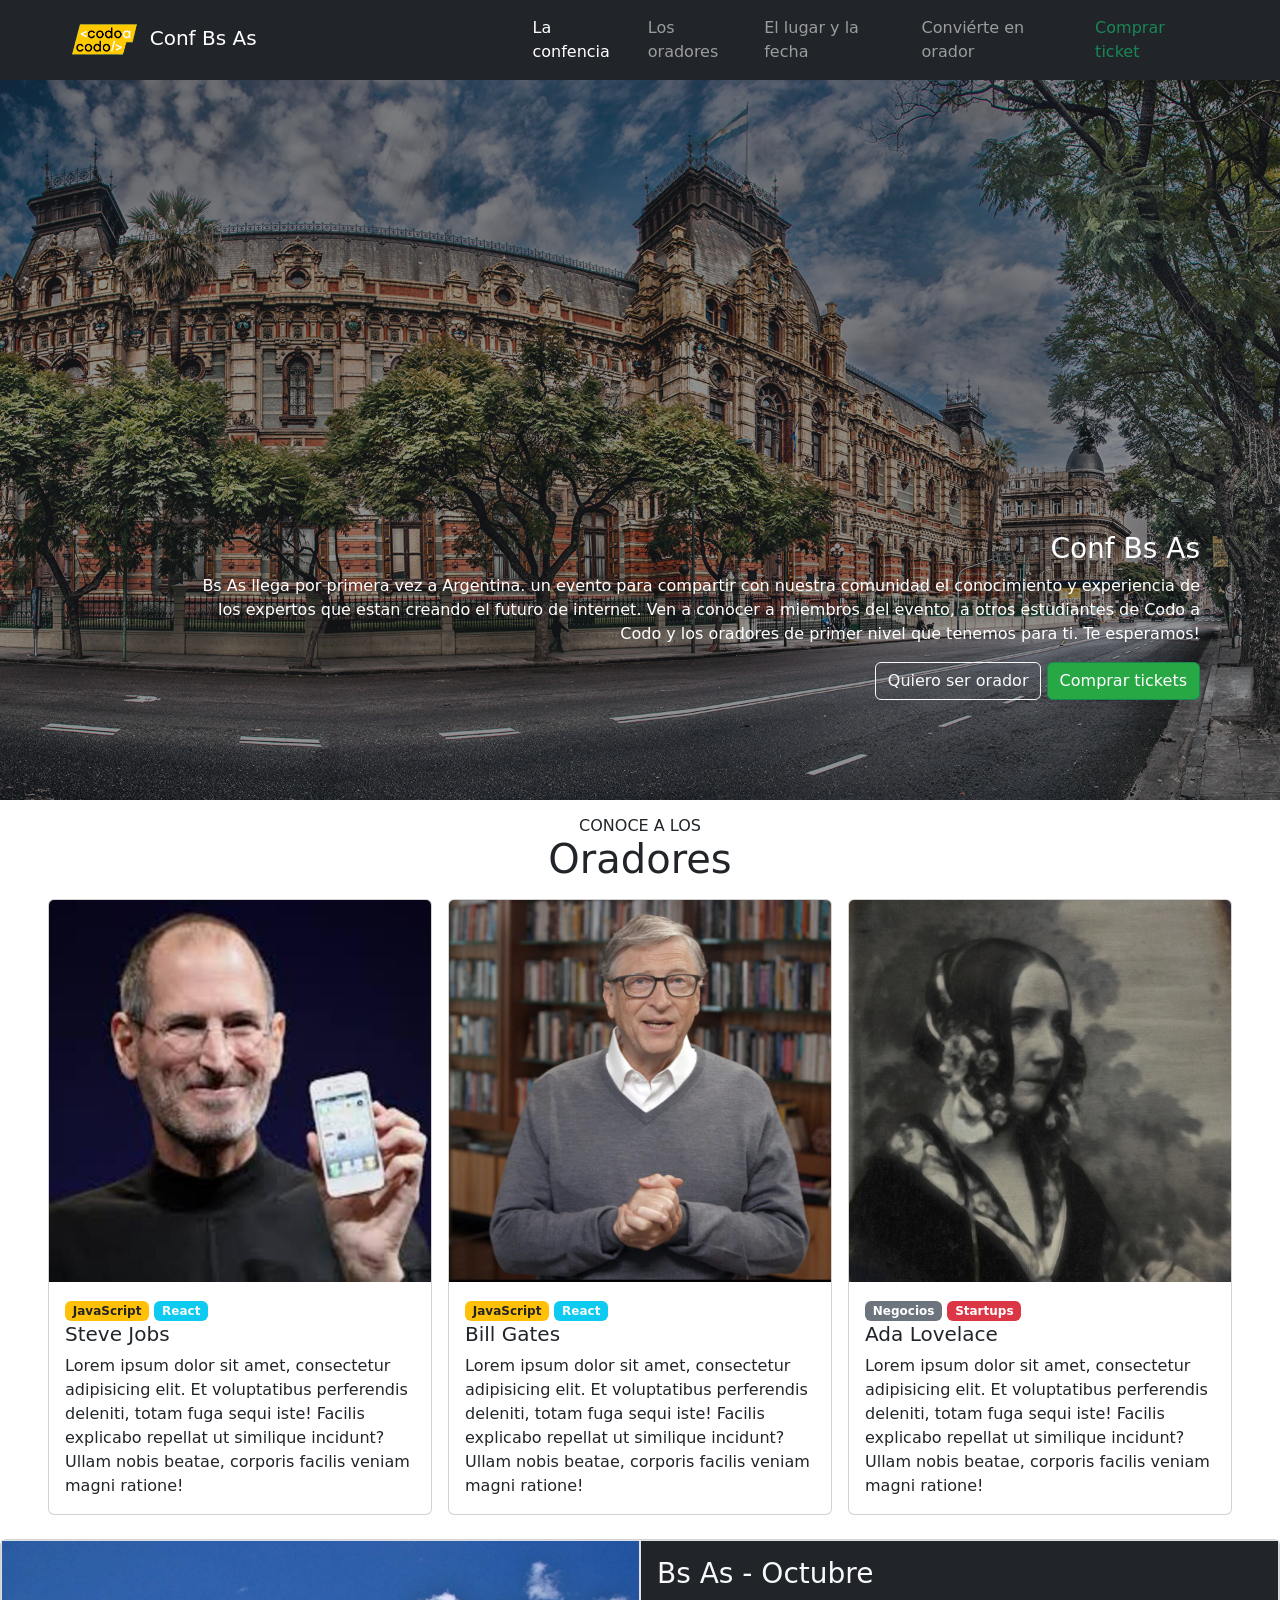
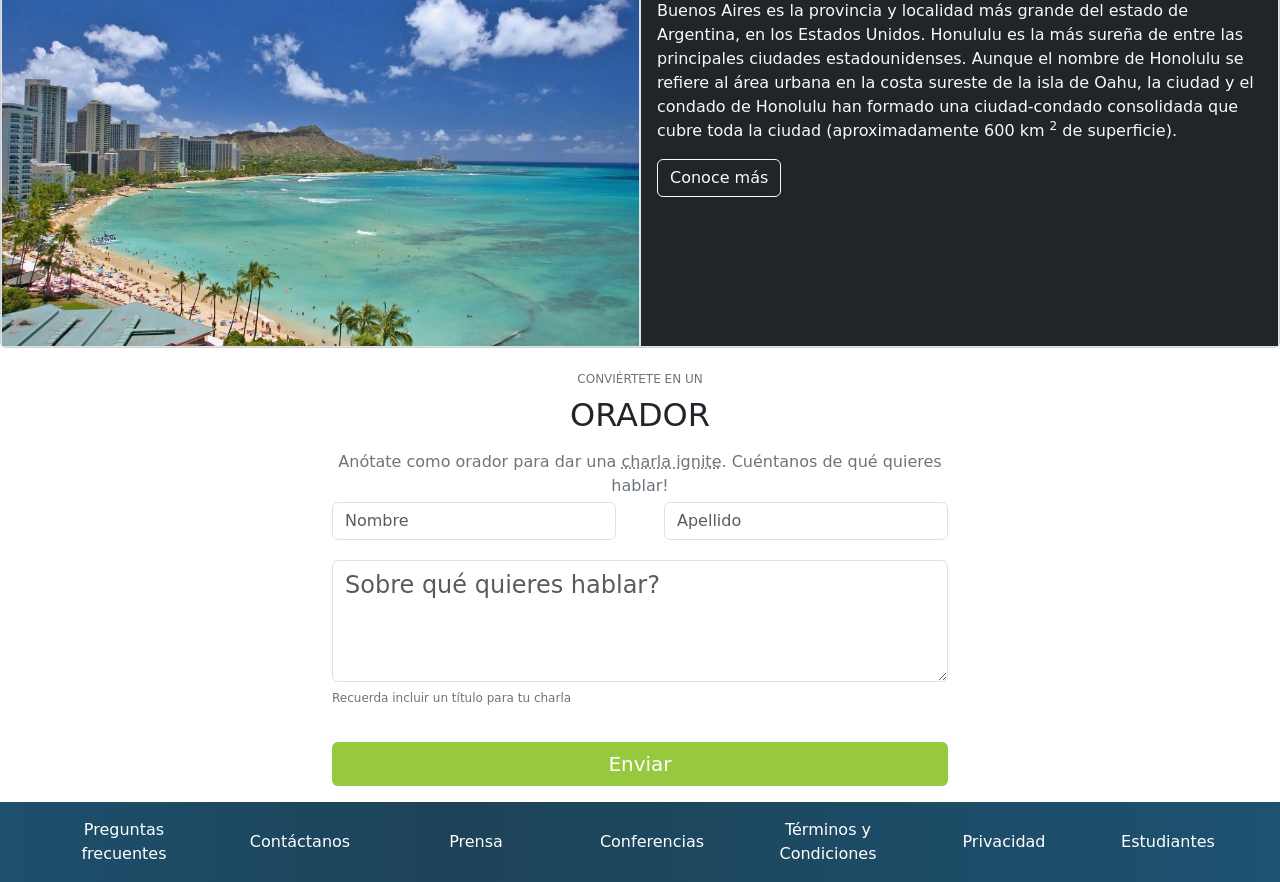
<file: Trabajo Integrador Frontend/index.html>
<!DOCTYPE html>
<html lang="en">
<head>
  <title>Trabajo Integrador Frontend</title>
  <meta charset="utf-8">
  <meta name="viewport" content="width=device-width, initial-scale=1">
  <link href="https://cdn.jsdelivr.net/npm/bootstrap@5.2.3/dist/css/bootstrap.min.css" rel="stylesheet">
  <link rel="stylesheet" href="css/Estilos.css">

</head>
<body >

  <!-- Nota:
    Organizacion luego gestion
    
    1- Maquetar la pagina, (Figma) siempre trabajar Mobile first a Desktop, 
      una buena practica es colocar cada seccion del html, encapsular en un container, esto nos da flexibilidad con margenes etc
    2- Definir componentes a utilizar, tamaños relativos , colores, formatos
    2.1 header con menu Navbar, 
    2.2 Utilizar card overlays para la parte de arriba
    2.3 Card group, badge
    2.4 Card horizontal para imagen y texto de costado, o ver si trabjo con row col
    2.5 Formulario
    2.6 footer con row column -->
  


   
<!--  Seccion navbar -->
<header>

    <nav class="navbar navbar-expand-lg bg-dark navbar-dark ">
      <div class="container-fluid mx-5">
        <a class="navbar-brand" href="#">          
             <img src="img/codoacodo.png" alt="Logo Codo a Codo" width="20%" height="20%">Conf Bs As</a>

        <button class="navbar-toggler" type="button" data-bs-toggle="collapse" data-bs-target="#navbarSupportedContent" aria-controls="navbarSupportedContent" aria-expanded="false" aria-label="Toggle navigation">
          <span class="navbar-toggler-icon"></span>
        </button>
        
        

       <div class="collapse navbar-collapse   justify-content-end " id="navbarSupportedContent">
        
        <!-- Nota: una alternativa para poner los items alineados a la derecha es
         <ul class="navbar-nav mr-auto">: esto es por defecto, entonces  cambiar mr-auto por ml-auto lo manda para la derecha
        
        -->  

          <ul class="navbar-nav mb-2 mb-lg-0">
            <li class="nav-item ">
              <a class="nav-link active" aria-current="page" href="#">La confencia</a>
            </li>
            <li class="nav-item">
              <a class="nav-link" href="#oradores">Los oradores</a>
            </li>
            <li class="nav-item">
              <a class="nav-link" href="#">El lugar y la fecha</a>
            </li>
            <li class="nav-item">
              <a class="nav-link" href="#">Conviérte en orador</a>
            </li>
            <li class="nav-item  ">
              <a class="nav-link text-success " href="#">Comprar ticket</a>
            </li>
          </ul>         
        </div>
      </div>
    </nav>   
</header>

<main>
<!-- Seccion card overlays debo tratar el desborde--> 



<!--

<div class="card  text-bg-dark text-end rounded-0 position-relative  ">
  <img src="img/ba1.jpg" class="card-img opacity-50" alt="Imagen BS1">
 <div class="container position-absolute bottom-0 end-0 mb-5 me-5 ">
  <div class="row">
    <div class="col ">        
    <h3 class="card-title">Conf Bs As</h3>
    <p class="card-text ">Bs As llega por primera vez a Argentina. un evento para compartir con nuestra comunidad el conocimiento y experiencia
      de los expertos que estan creando el futuro de internet. Ven a conocer  a miembros del evento, a otros estudiantes de Codo a Codo y los oradores 
      de primer nivel que tenemos para ti. Te esperamos!
    </p>        
    <button type="button" class="btn text-white border">Quiero ser orador</button>
    <button type="button" class="btn btn-success">Comprar tickets</button>
  </div>
</div>
</div>
  
</div> 

-->


<!--
Nota     En el caso, poco frecuente, de que en una hoja de estilo deba referenciar URLs o vínculos a otros archivos, 
casi siempre se trata de gráficos que se vinculan como fondo a un elemento. En ese caso hay que tener en cuenta una particularidad:

En CSS las URLs siempre se definen con referencia a la hoja de estilo, no al documento vinculado a ella.

La estructura de directorio propio podría ser, por ejemplo:

Archivo.html
imagenes/imagen.gif
css/sus-hojas-de-estilo.css

Por lo tanto, si quiere integrar una imagen de fondo en su página, en el archivo CSS aparecerá, por ejemplo:

body {
background-image: url (../imágenes/imagen.gif);
/* otras declaraciones */
}-->


<!--     Dark variant   opacity-75  d-dm-block oculto para dispositivos medios -->

<div id="carouselExampleSlidesOnly" class="carousel slide" data-bs-ride="carousel">
  <div class="carousel-inner">
      <div class="carousel-item bg-dark active">       
        <img src="img/ba1.jpg" id="img1" class="card-img " alt="Imagen BS1">  
          <div class="posicion">
              <div class="carousel-caption  d-none d-md-block "> <!--end-0 bottom-0 me-5-->                
                  <h3>Conf Bs As</h3>
                  <p>Bs As llega por primera vez a Argentina. un evento para compartir con nuestra comunidad el conocimiento y experiencia
                    de los expertos que estan creando el futuro de internet. Ven a conocer  a miembros del evento, a otros estudiantes de Codo a Codo y los oradores 
                    de primer nivel que tenemos para ti. Te esperamos!
                  </p>  
                  <div class=" gap-2 d-md-block d-grid">
                      <button type="button" class="btn btn-outline-light">Quiero ser orador</button>
                      <button type="button" class="btn btn-success Btn-Verde">Comprar tickets</button>
                  </div> 
              </div>
          </div>
       
      </div>

      <div class="carousel-item  bg-dark">
        <img src="img/ba2.jpg" id="img2" class="card-img " alt="Imagen BS2"> 
          <div class="posicion">
              <div class="carousel-caption d-none d-md-block "> 
                  <h3>Conf Bs As</h3>
                  <p>Bs As llega por primera vez a Argentina. un evento para compartir con nuestra comunidad el conocimiento y experiencia
                    de los expertos que estan creando el futuro de internet. Ven a conocer  a miembros del evento, a otros estudiantes de Codo a Codo y los oradores 
                    de primer nivel que tenemos para ti. Te esperamos!
                  </p>  
                  <div class="d-grid gap-2 d-md-block">
                      <button type="button" class="btn btn-outline-light">Quiero ser orador</button>
                      <button type="button" class="btn btn-success Btn-Verde">Comprar tickets</button>
                  </div>
              </div>
          </div>
      </div>

      <div class="carousel-item   bg-dark">
        <img src="img/ba3.jpg" id="img3" class="card-img " alt="Imagen BS3"> 
          <div class="posicion">
              <div class="carousel-caption d-none d-md-block ">
                  <h3>Conf Bs As</h3>
                  <p>Bs As llega por primera vez a Argentina. un evento para compartir con nuestra comunidad el conocimiento y experiencia
                    de los expertos que estan creando el futuro de internet. Ven a conocer  a miembros del evento, a otros estudiantes de Codo a Codo y los oradores 
                    de primer nivel que tenemos para ti. Te esperamos!
                  </p>  
                  <div class="d-grid gap-2 d-md-block">
                      <button type="button" class="btn btn-outline-light">Quiero ser orador</button>
                      <button type="button" class="btn btn-success Btn-Verde">Comprar tickets</button>
                  </div>
              </div>
          </div>
      </div>

  </div>
</div>







    

<!--  seccion para la informacion de los oradores   utilizo card-group -->
<section class="mx-5">
  <div id="oradores" class="text-center m-3">
    <h6 class="m-0">CONOCE A LOS </h6>
    <h1>Oradores</h1>
  </div>
 

  
 <div class="row row-cols-1 row-cols-md-3 g-3">
  <div class="col">
      <div class="card h-100">
          <img src="img/steve.jpg" class="card-img-top" alt="...">
          <div class="card-body">
              <span class="badge bg-warning text-dark">JavaScript</span>
              <span class="badge bg-info text-light">React</span>
              <h5 class="card-title">Steve Jobs</h5>
              <p class="card-text">Lorem ipsum dolor sit amet, consectetur adipisicing elit. Et
                  voluptatibus
                  perferendis deleniti, totam fuga sequi iste! Facilis explicabo repellat ut similique
                  incidunt?
                  Ullam nobis beatae, corporis facilis veniam magni ratione!</p>
          </div>
      </div>
  </div>
  <div class="col">
      <div class="card h-100">
          <img src="img/bill.jpg" class="card-img-top" alt="...">
          <div class="card-body">
              <span class="badge bg-warning text-dark">JavaScript</span>
              <span class="badge bg-info text-light">React</span>
              <h5 class="card-title">Bill Gates</h5>
              <p class="card-text">Lorem ipsum dolor sit amet, consectetur adipisicing elit. Et
                  voluptatibus
                  perferendis deleniti, totam fuga sequi iste! Facilis explicabo repellat ut similique
                  incidunt?
                  Ullam nobis beatae, corporis facilis veniam magni ratione!</p>
          </div>
      </div>
  </div>
  <div class="col">
      <div class="card h-100">
          <img src="img/ada.jpeg" class="card-img-top" alt="...">
          <div class="card-body">
              <span class="badge bg-secondary">Negocios</span>
              <span class="badge bg-danger">Startups</span>
              <h5 class="card-title">Ada Lovelace</h5>
              <p class="card-text">Lorem ipsum dolor sit amet, consectetur adipisicing elit. Et
                  voluptatibus
                  perferendis deleniti, totam fuga sequi iste! Facilis explicabo repellat ut similique
                  incidunt?
                  Ullam nobis beatae, corporis facilis veniam magni ratione!</p>
          </div>
      </div>
  </div>
</div>
</div>
</section>


<div class="card mb-3 text-light mt-4" style="max-width: 100%;">
  <div class="row g-0">
      <div class="col-md-6 d-flex border">
         
        
        <!-- aqui el carrusel             -->
          <div id="carouselExampleSlidesOnly" class="carousel slide" data-bs-ride="carousel">
              <div class="carousel-inner ">
                  <div class="carousel-item  active">
                      <img src="img/honolulu.jpg" class="d-block w-100 " alt="...">
                  </div>
                  <div class="carousel-item">
                      <img src="img/hawaii.jpg" class="d-block w-100 " alt="...">
                  </div>
                  <div class="carousel-item">
                      <img src="img/hawaii2.jpg" class="d-block w-100" alt="...">
                  </div>
                  <div class="carousel-item">
                      <img src="img/hawaii3.jpg" class="d-block w-100" alt="...">
                  </div>
              </div>
          </div>
      </div>

      <!-- Texto a la derecha carrusel            -->

      <div class="col-md-6 d-flex border">
          <div class="card-body bg-dark">
              <h3 class="card-title">Bs As - Octubre</h3>
              <p class="card-text">Buenos Aires es la provincia y localidad más grande del estado de
                  Argentina, en los Estados Unidos. Honululu es la más sureña de entre las principales
                  ciudades estadounidenses. Aunque el nombre de Honolulu se refiere al área urbana en la costa
                  sureste de la isla de Oahu, la ciudad y el condado de Honolulu han formado una
                  ciudad-condado consolidada que cubre toda la ciudad (aproximadamente 600 km <sup>2</sup> de superficie).
              </p>
              <button type="button" class="btn btn-outline-light">Conoce más</button>
          </div>
      </div>
  </div>
</div>


<!-- seccion para el Form -->
<div class="container w-50 pt-2">  
  <div class="text-center">
      <p class="text-secondary m-0"><sup>CONVIÉRTETE EN UN</sup> <h2>ORADOR</h2>
      </p>
      <p class="text-secondary m-1">Anótate como orador para dar una <a href="#!" class="text-secondary"
              style="text-decoration-style: dotted;">charla ignite</a>. Cuéntanos de qué quieres hablar!</p>
  </div>
 
  <form class="row g-1 gx-5">
      <div class="col-md-6 mb-3">
          <input type="text" class="form-control" placeholder="Nombre">
      </div>
      <div class="col-md-6 mb-3">
          <input type="text" class="form-control" placeholder="Apellido">
      </div>
      <div class="mb-3">
          <textarea class="form-control fs-4" rows="3" placeholder="Sobre qué quieres hablar?"></textarea>
          <p class="text-secondary"><sub>Recuerda incluir un título para tu charla</sub></p>
      </div>
      <div class="d-grid mb-3">
          <button class="btn text-white fs-5" style="background-color: #96c93e;" type="submit">Enviar</button>
      </div>
  </form>
</div>


</main>
 <!-- seccion para el footer ------------------------------------------>

 <footer class=" text-center "> 
      <div class="row  align-items-center px-5 py-3">         
          <div class="col gx-5">
              <a href="#!" class=" text-white text-decoration-none">Preguntas frecuentes</a>
          </div>
          <div class="col gx-5">
              <a href="#!" class="text-white text-decoration-none">Contáctanos</a>
          </div>
          <div class="col gx-5">
              <a href="#!" class="text-white text-decoration-none">Prensa</a>
          </div>
          <div class="col gx-5">
              <a href="#!" class="text-white text-decoration-none">Conferencias</a>
          </div>
          <div class="col gx-5">
              <a href="#!" class="text-white text-decoration-none">Términos y Condiciones</a>
          </div>
          <div class="col gx-5">
              <a href="#!" class="text-white text-decoration-none">Privacidad</a>
          </div>
          <div class="col ">
              <a href="#!" class="text-white text-decoration-none">Estudiantes</a>
          </div>
      </div>  
</footer>


    <script src="https://cdn.jsdelivr.net/npm/bootstrap@5.2.3/dist/js/bootstrap.bundle.min.js"></script>

</body>
</html>
</file>
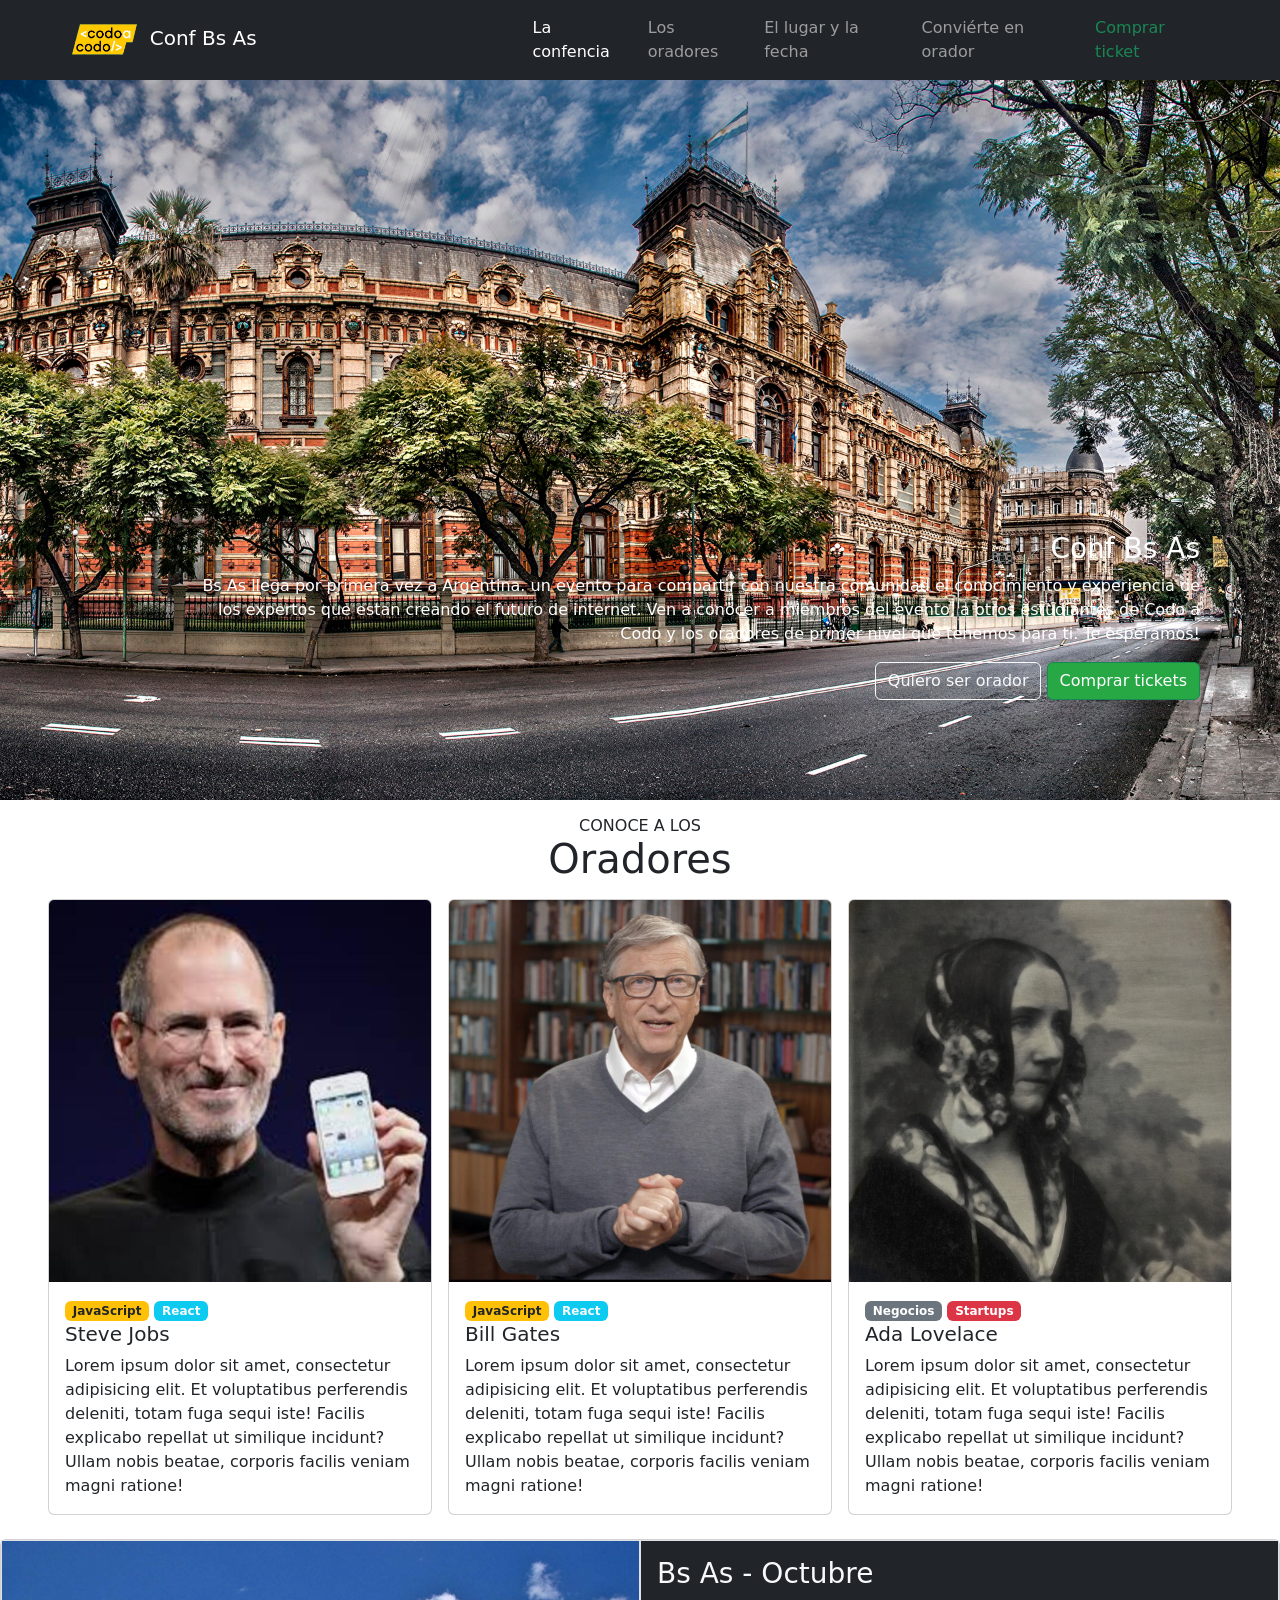
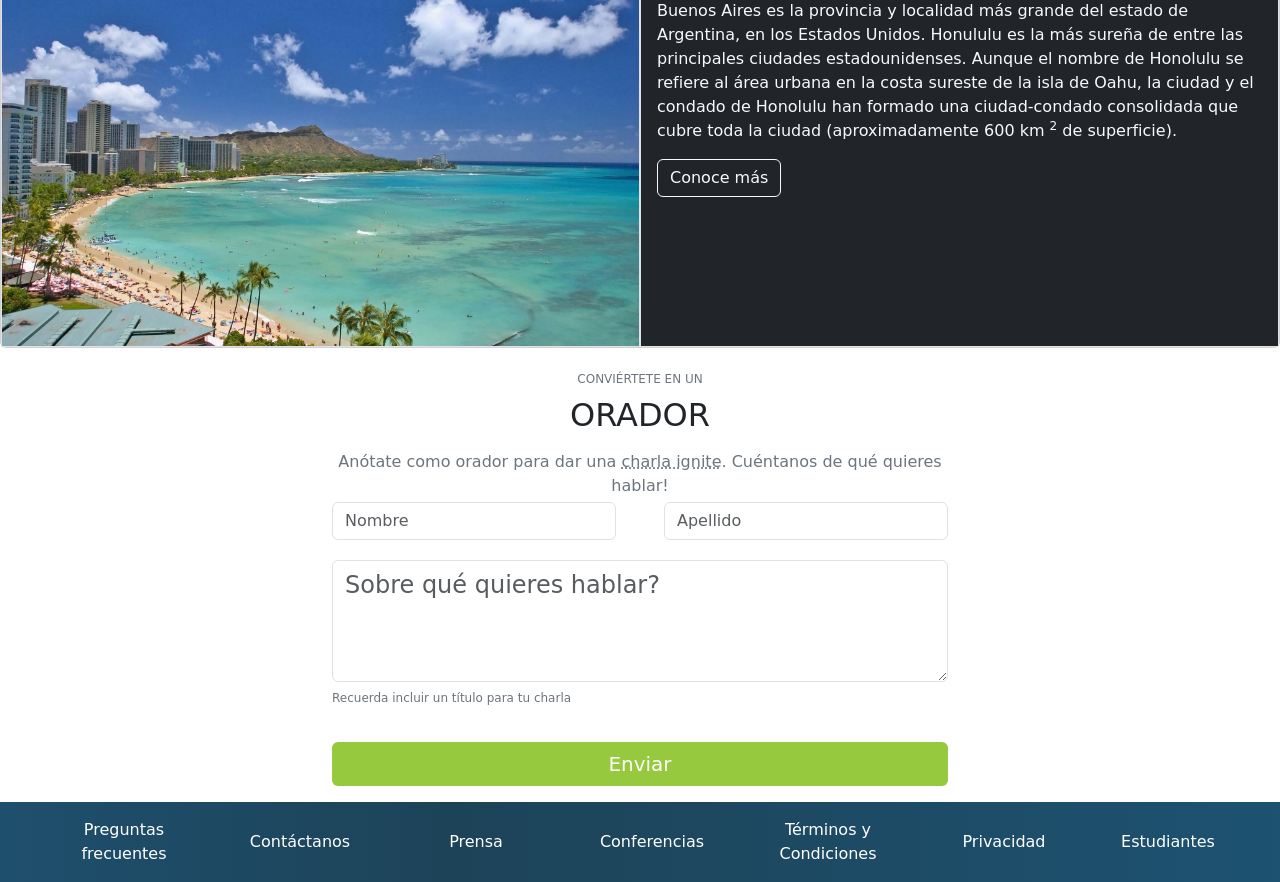
<file: Trabajo Integrador JavaScript/index.html>
<!DOCTYPE html>
<html lang="es">
<head>
  <title>Trabajo Integrador JavaScript</title>
  <meta charset="utf-8">
  <meta name="viewport" content="width=device-width, initial-scale=1">
  <link href="https://cdn.jsdelivr.net/npm/bootstrap@5.2.3/dist/css/bootstrap.min.css" rel="stylesheet">
  <link rel="stylesheet" href="assets/css/Estilos.css">

</head>
<body >

  <!-- Nota:
    Organizacion luego gestion
    
    1- Maquetar la pagina, (Figma) siempre trabajar Mobile first a Desktop, 
      una buena practica es colocar cada seccion del html, encapsular en un container, esto nos da flexibilidad con margenes etc
    2- Definir componentes a utilizar, tamaños relativos , colores, formatos
    2.1 header con menu Navbar, 
    2.2 Utilizar card overlays para la parte de arriba
    2.3 Card group, badge
    2.4 Card horizontal para imagen y texto de costado, o ver si trabjo con row col
    2.5 Formulario
    2.6 footer con row column -->
  


   
<!--  Seccion navbar -->
<header>

    <nav class="navbar navbar-expand-lg bg-dark navbar-dark ">
      <div class="container-fluid mx-5">
        <a class="navbar-brand" href="#">          
             <img src="assets/img/codoacodo.png" alt="Logo Codo a Codo" width="20%" height="20%">Conf Bs As</a>

        <button class="navbar-toggler" type="button" data-bs-toggle="collapse" data-bs-target="#navbarSupportedContent" aria-controls="navbarSupportedContent" aria-expanded="false" aria-label="Toggle navigation">
          <span class="navbar-toggler-icon"></span>
        </button>
        
        

       <div class="collapse navbar-collapse   justify-content-end " id="navbarSupportedContent">
        
        <!-- Nota: una alternativa para poner los items alineados a la derecha es
         <ul class="navbar-nav mr-auto">: esto es por defecto, entonces  cambiar mr-auto por ml-auto lo manda para la derecha
        
        -->  

          <ul class="navbar-nav mb-2 mb-lg-0">
            <li class="nav-item ">
              <a class="nav-link active" aria-current="page" href="#">La confencia</a>
            </li>
            <li class="nav-item">
              <a class="nav-link" href="#oradores">Los oradores</a>
            </li>
            <li class="nav-item">
              <a class="nav-link" href="#">El lugar y la fecha</a>
            </li>
            <li class="nav-item">
              <a class="nav-link" href="#">Conviérte en orador</a>
            </li>
            <li class="nav-item  ">
              <a class="nav-link text-success " href="pages/tickets.html">Comprar ticket</a>
            </li>
          </ul>         
        </div>
      </div>
    </nav>   
</header>

<main>
<!-- Seccion card overlays debo tratar el desborde--> 



<!--

<div class="card  text-bg-dark text-end rounded-0 position-relative  ">
  <img src="img/ba1.jpg" class="card-img opacity-50" alt="Imagen BS1">
 <div class="container position-absolute bottom-0 end-0 mb-5 me-5 ">
  <div class="row">
    <div class="col ">        
    <h3 class="card-title">Conf Bs As</h3>
    <p class="card-text ">Bs As llega por primera vez a Argentina. un evento para compartir con nuestra comunidad el conocimiento y experiencia
      de los expertos que estan creando el futuro de internet. Ven a conocer  a miembros del evento, a otros estudiantes de Codo a Codo y los oradores 
      de primer nivel que tenemos para ti. Te esperamos!
    </p>        
    <button type="button" class="btn text-white border">Quiero ser orador</button>
    <button type="button" class="btn btn-success">Comprar tickets</button>
  </div>
</div>
</div>
  
</div> 

-->


<!--
Nota     En el caso, poco frecuente, de que en una hoja de estilo deba referenciar URLs o vínculos a otros archivos, 
casi siempre se trata de gráficos que se vinculan como fondo a un elemento. En ese caso hay que tener en cuenta una particularidad:

En CSS las URLs siempre se definen con referencia a la hoja de estilo, no al documento vinculado a ella.

La estructura de directorio propio podría ser, por ejemplo:

Archivo.html
imagenes/imagen.gif
css/sus-hojas-de-estilo.css

Por lo tanto, si quiere integrar una imagen de fondo en su página, en el archivo CSS aparecerá, por ejemplo:

body {
background-image: url (../imágenes/imagen.gif);
/* otras declaraciones */
}-->


<!--     Dark variant   opacity-75  d-dm-block oculto para dispositivos medios -->

<div id="carouselExampleSlidesOnly" class="carousel slide" data-bs-ride="carousel">
  <div class="carousel-inner">
      <div class="carousel-item active bg-dark ">
        <img src="assets/img/ba1.jpg" id="img1" class="card-img " alt="Imagen BS1"> 
          <div class="posicion">
              <div class="carousel-caption b-1 d-none d-md-block "> <!--end-0 bottom-0 me-5-->                
                  <h3>Conf Bs As</h3>
                  <p>Bs As llega por primera vez a Argentina. un evento para compartir con nuestra comunidad el conocimiento y experiencia
                    de los expertos que estan creando el futuro de internet. Ven a conocer  a miembros del evento, a otros estudiantes de Codo a Codo y los oradores 
                    de primer nivel que tenemos para ti. Te esperamos!
                  </p>  
                  <div class=" gap-2 d-md-block d-grid">
                      <button type="button" class="btn btn-outline-light">Quiero ser orador</button>
                      <button type="button" onclick="window.location.href='pages/tickets.html'" class="btn btn-success Btn-Verde"> Comprar tickets </button>                  
                  </div> 
              </div>
          </div>
      </div>

      <div class="carousel-item  bg-dark">
        <img src="assets/img/ba2.jpg" id="img2" class="card-img " alt="Imagen BS2"> 
          <div class="posicion">
              <div class="carousel-caption d-none d-md-block "> 
                  <h3>Conf Bs As</h3>
                  <p>Bs As llega por primera vez a Argentina. un evento para compartir con nuestra comunidad el conocimiento y experiencia
                    de los expertos que estan creando el futuro de internet. Ven a conocer  a miembros del evento, a otros estudiantes de Codo a Codo y los oradores 
                    de primer nivel que tenemos para ti. Te esperamos!
                  </p>  
                  <div class="d-grid gap-2 d-md-block">
                      <button type="button" class="btn btn-outline-light">Quiero ser orador</button>
                      <button type="button" onclick="window.location.href='pages/tickets.html'" class="btn btn-success Btn-Verde"> Comprar tickets </button>
                  </div>
              </div>
          </div>
      </div>

      <div class="carousel-item   bg-dark">
        <img src="assets/img/ba3.jpg" id="img3" class="card-img " alt="Imagen BS3"> 
          <div class="posicion">
              <div class="carousel-caption d-none d-md-block ">
                  <h3>Conf Bs As</h3>
                  <p>Bs As llega por primera vez a Argentina. un evento para compartir con nuestra comunidad el conocimiento y experiencia
                    de los expertos que estan creando el futuro de internet. Ven a conocer  a miembros del evento, a otros estudiantes de Codo a Codo y los oradores 
                    de primer nivel que tenemos para ti. Te esperamos!
                  </p>  
                  <div class="d-grid gap-2 d-md-block">
                      <button type="button" class="btn btn-outline-light">Quiero ser orador</button>
                      <button type="button" onclick="window.location.href='pages/tickets.html'" class="btn btn-success Btn-Verde"> Comprar tickets </button>
                      
                  </div>
              </div>
          </div>
      </div>

  </div>
</div>



    

<!--  seccion para la informacion de los oradores   utilizo card-group -->
<section class="mx-5">
  <div id="oradores" class="text-center m-3">
    <h6 class="m-0">CONOCE A LOS </h6>
    <h1>Oradores</h1>
  </div>
 

  
 <div class="row row-cols-1 row-cols-md-3 g-3">
  <div class="col">
      <div class="card h-100">
          <img src="assets/img/steve.jpg" class="card-img-top" alt="...">
          <div class="card-body">
              <span class="badge bg-warning text-dark">JavaScript</span>
              <span class="badge bg-info text-light">React</span>
              <h5 class="card-title">Steve Jobs</h5>
              <p class="card-text">Lorem ipsum dolor sit amet, consectetur adipisicing elit. Et
                  voluptatibus
                  perferendis deleniti, totam fuga sequi iste! Facilis explicabo repellat ut similique
                  incidunt?
                  Ullam nobis beatae, corporis facilis veniam magni ratione!</p>
          </div>
      </div>
  </div>
  <div class="col">
      <div class="card h-100">
          <img src="assets/img/bill.jpg" class="card-img-top" alt="...">
          <div class="card-body">
              <span class="badge bg-warning text-dark">JavaScript</span>
              <span class="badge bg-info text-light">React</span>
              <h5 class="card-title">Bill Gates</h5>
              <p class="card-text">Lorem ipsum dolor sit amet, consectetur adipisicing elit. Et
                  voluptatibus
                  perferendis deleniti, totam fuga sequi iste! Facilis explicabo repellat ut similique
                  incidunt?
                  Ullam nobis beatae, corporis facilis veniam magni ratione!</p>
          </div>
      </div>
  </div>
  <div class="col">
      <div class="card h-100">
          <img src="assets/img/ada.jpeg" class="card-img-top" alt="...">
          <div class="card-body">
              <span class="badge bg-secondary">Negocios</span>
              <span class="badge bg-danger">Startups</span>
              <h5 class="card-title">Ada Lovelace</h5>
              <p class="card-text">Lorem ipsum dolor sit amet, consectetur adipisicing elit. Et
                  voluptatibus
                  perferendis deleniti, totam fuga sequi iste! Facilis explicabo repellat ut similique
                  incidunt?
                  Ullam nobis beatae, corporis facilis veniam magni ratione!</p>
          </div>
      </div>
  </div>
</div>
</div>
</section>


<div class="card mb-3 text-light mt-4" style="max-width: 100%;">
  <div class="row g-0">
      <div class="col-md-6 d-flex border">
         
        
        <!-- aqui el carrusel             -->
          <div id="carouselExampleSlidesOnly" class="carousel slide" data-bs-ride="carousel">
              <div class="carousel-inner ">
                  <div class="carousel-item  active">
                      <img src="assets/img/honolulu.jpg" class="d-block w-100 " alt="...">
                  </div>
                  <div class="carousel-item">
                      <img src="assets/img/hawaii.jpg" class="d-block w-100 " alt="...">
                  </div>
                  <div class="carousel-item">
                      <img src="assets/img/hawaii2.jpg" class="d-block w-100" alt="...">
                  </div>
                  <div class="carousel-item">
                      <img src="assets/img/hawaii3.jpg" class="d-block w-100" alt="...">
                  </div>
              </div>
          </div>
      </div>

      <!-- Texto a la derecha carrusel            -->

      <div class="col-md-6 d-flex border">
          <div class="card-body bg-dark">
              <h3 class="card-title">Bs As - Octubre</h3>
              <p class="card-text">Buenos Aires es la provincia y localidad más grande del estado de
                  Argentina, en los Estados Unidos. Honululu es la más sureña de entre las principales
                  ciudades estadounidenses. Aunque el nombre de Honolulu se refiere al área urbana en la costa
                  sureste de la isla de Oahu, la ciudad y el condado de Honolulu han formado una
                  ciudad-condado consolidada que cubre toda la ciudad (aproximadamente 600 km <sup>2</sup> de superficie).
              </p>
              <button type="button" class="btn btn-outline-light">Conoce más</button>
          </div>
      </div>
  </div>
</div>


<!-- seccion para el Form -->
<div class="container w-50 pt-2">  
  <div class="text-center">
      <p class="text-secondary m-0"><sup>CONVIÉRTETE EN UN</sup> <h2>ORADOR</h2>
      </p>
      <p class="text-secondary m-1">Anótate como orador para dar una <a href="#!" class="text-secondary"
              style="text-decoration-style: dotted;">charla ignite</a>. Cuéntanos de qué quieres hablar!</p>
  </div>
 
  <form class="row g-1 gx-5">
      <div class="col-md-6 mb-3">
          <input type="text" class="form-control" placeholder="Nombre">
      </div>
      <div class="col-md-6 mb-3">
          <input type="text" class="form-control" placeholder="Apellido">
      </div>
      <div class="mb-3">
          <textarea class="form-control fs-4" rows="3" placeholder="Sobre qué quieres hablar?"></textarea>
          <p class="text-secondary"><sub>Recuerda incluir un título para tu charla</sub></p>
      </div>
      <div class="d-grid mb-3">
          <button class="btn text-white fs-5" style="background-color: #96c93e;" type="submit">Enviar</button>
      </div>
  </form>
</div>


</main>
 <!-- seccion para el footer ------------------------------------------>

 <footer class=" text-center "> 
      <div class="row  align-items-center px-5 py-3">         
          <div class="col gx-5">
              <a href="#!" class=" text-white text-decoration-none">Preguntas frecuentes</a>
          </div>
          <div class="col gx-5">
              <a href="#!" class="text-white text-decoration-none">Contáctanos</a>
          </div>
          <div class="col gx-5">
              <a href="#!" class="text-white text-decoration-none">Prensa</a>
          </div>
          <div class="col gx-5">
              <a href="#!" class="text-white text-decoration-none">Conferencias</a>
          </div>
          <div class="col gx-5">
              <a href="#!" class="text-white text-decoration-none">Términos y Condiciones</a>
          </div>
          <div class="col gx-5">
              <a href="#!" class="text-white text-decoration-none">Privacidad</a>
          </div>
          <div class="col ">
              <a href="#!" class="text-white text-decoration-none">Estudiantes</a>
          </div>
      </div>  
</footer>


    <script src="https://cdn.jsdelivr.net/npm/bootstrap@5.2.3/dist/js/bootstrap.bundle.min.js"></script>

</body>
</html>
</file>
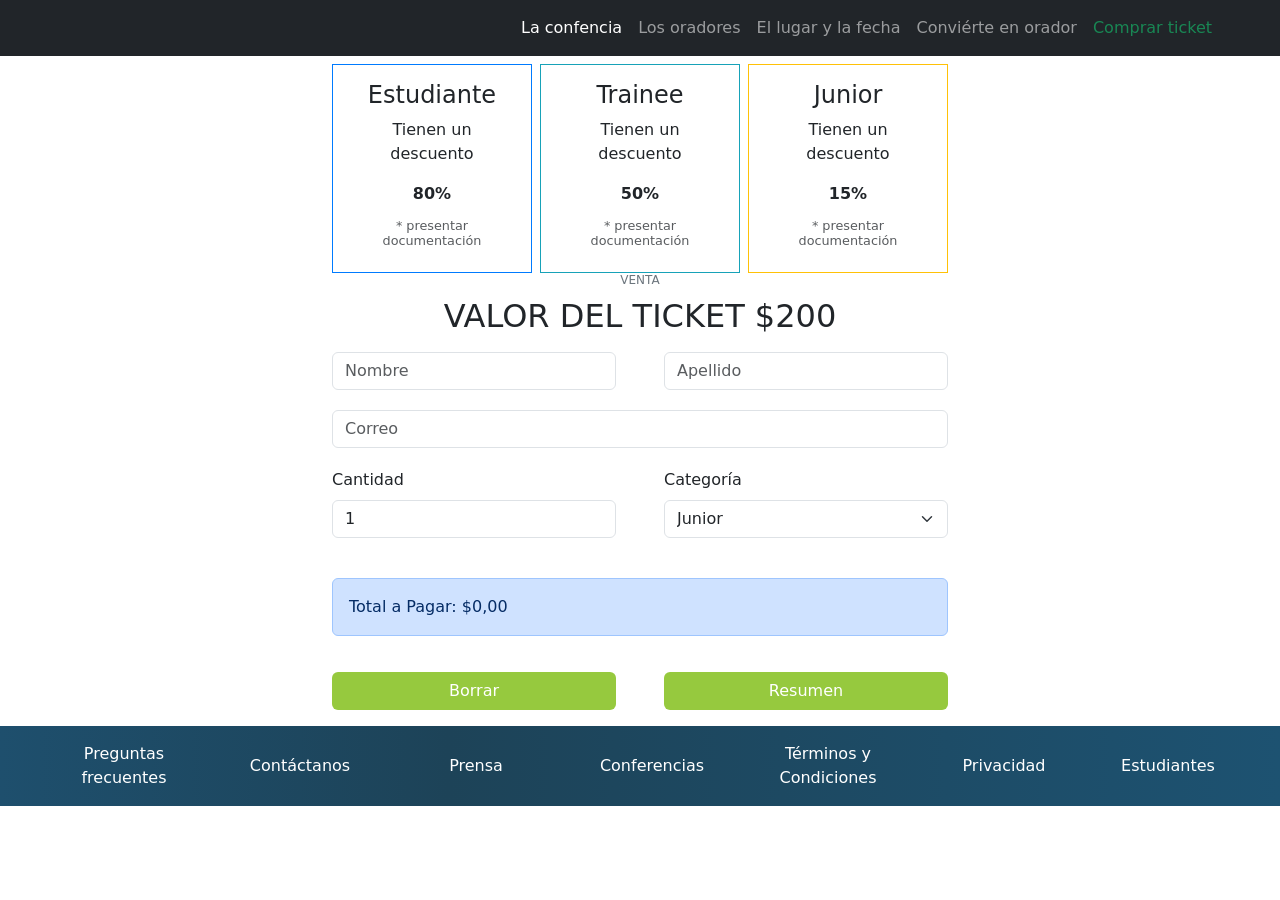
<file: Trabajo Integrador JavaScript/pages/tickets.html>
<!DOCTYPE html>
<html lang="es">
<head>
  <title>Trabajo Integrador JavaScript</title>
  <meta charset="utf-8">
  <meta name="viewport" content="width=device-width, initial-scale=1">
  <link href="https://cdn.jsdelivr.net/npm/bootstrap@5.2.3/dist/css/bootstrap.min.css" rel="stylesheet">
  <link rel="stylesheet" href="../assets/css/Estilos.css">

</head>
<body >

  <!-- Nota:
    Organizacion luego gestion
    
    1- Maquetar la pagina, (Figma) siempre trabajar Mobile first a Desktop, 
      una buena practica es colocar cada seccion del html, encapsular en un container, esto nos da flexibilidad con margenes etc
    2- Definir componentes a utilizar, tamaños relativos , colores, formatos
    2.1 header con menu Navbar, 
    2.2 Utilizar card overlays para la parte de arriba
    2.3 Card group, badge
    2.4 Card horizontal para imagen y texto de costado, o ver si trabjo con row col
    2.5 Formulario
    2.6 footer con row column -->
  


   
<!--  Seccion navbar -->
<header>

    <nav class="navbar navbar-expand-lg bg-dark navbar-dark ">
      <div class="container-fluid mx-5">
        <!--<a class="navbar-brand" href="#">          
             <img src="img/codoacodo.png" alt="Logo Codo a Codo" width="20%" height="20%">Conf Bs As</a>-->

        <button class="navbar-toggler" type="button" data-bs-toggle="collapse" data-bs-target="#navbarSupportedContent" aria-controls="navbarSupportedContent" aria-expanded="false" aria-label="Toggle navigation">
          <span class="navbar-toggler-icon"></span>
        </button>
        
        

       <div class="collapse navbar-collapse   justify-content-end " id="navbarSupportedContent">
        
        <!-- Nota: una alternativa para poner los items alineados a la derecha es
         <ul class="navbar-nav mr-auto">: esto es por defecto, entonces  cambiar mr-auto por ml-auto lo manda para la derecha
        
        -->  

          <ul class="navbar-nav mb-2 mb-lg-0">
            <li class="nav-item ">
              <a class="nav-link active" aria-current="page" href="#">La confencia</a>
            </li>
            <li class="nav-item">
              <a class="nav-link" href="#oradores">Los oradores</a>
            </li>
            <li class="nav-item">
              <a class="nav-link" href="#">El lugar y la fecha</a>
            </li>
            <li class="nav-item">
              <a class="nav-link" href="#">Conviérte en orador</a>
            </li>
            <li class="nav-item  ">
              <a class="nav-link text-success " href="#">Comprar ticket</a>
            </li>
          </ul>         
        </div>
      </div>
    </nav>   
</header>

<main>
<!-- Seccion card overlays debo tratar el desborde--> 



<!--

<div class="card  text-bg-dark text-end rounded-0 position-relative  ">
  <img src="img/ba1.jpg" class="card-img opacity-50" alt="Imagen BS1">
 <div class="container position-absolute bottom-0 end-0 mb-5 me-5 ">
  <div class="row">
    <div class="col ">        
    <h3 class="card-title">Conf Bs As</h3>
    <p class="card-text ">Bs As llega por primera vez a Argentina. un evento para compartir con nuestra comunidad el conocimiento y experiencia
      de los expertos que estan creando el futuro de internet. Ven a conocer  a miembros del evento, a otros estudiantes de Codo a Codo y los oradores 
      de primer nivel que tenemos para ti. Te esperamos!
    </p>        
    <button type="button" class="btn text-white border">Quiero ser orador</button>
    <button type="button" class="btn btn-success">Comprar tickets</button>
  </div>
</div>
</div>
  
</div> 

-->


<!--
Nota     En el caso, poco frecuente, de que en una hoja de estilo deba referenciar URLs o vínculos a otros archivos, 
casi siempre se trata de gráficos que se vinculan como fondo a un elemento. En ese caso hay que tener en cuenta una particularidad:

En CSS las URLs siempre se definen con referencia a la hoja de estilo, no al documento vinculado a ella.

La estructura de directorio propio podría ser, por ejemplo:

Archivo.html
imagenes/imagen.gif
css/sus-hojas-de-estilo.css

Por lo tanto, si quiere integrar una imagen de fondo en su página, en el archivo CSS aparecerá, por ejemplo:

body {
background-image: url (../imágenes/imagen.gif);
/* otras declaraciones */
}-->


<!--     Dark variant   opacity-75  d-dm-block oculto para dispositivos medios -->



    

<!--  seccion para la informacion de los oradores   utilizo card-group -->




<!-- seccion para el Form -->
<div class="container w-50 pt-2">  

  <div class="row row-cols-1 row-cols-xl-3 g-2">
  <!--  <div class="row row-cols-1 row-cols-md-3 g-2 ">  esta opcion es para dispositivos medios 3 columnas-->
    <div class="col">
        <div class="card text-center  rounded-0 columnainfo1" >
             <div class="card-body ">
                <h4 class="card-title">Estudiante</h4>
                <p class="card-text">Tienen un descuento</p>
                <p class="card-text fw-bold">80%</p>
                <h6 class="card-subtitle mb-2 text-muted" style="font-size: 0.8rem;">* presentar documentación</h6>
            </div>
        </div>
    </div>   
    <div class="col">
      <div class="card text-center  rounded-0 columnainfo2" >
           <div class="card-body ">
              <h4 class="card-title">Trainee</h4>
              <p class="card-text">Tienen un descuento</p>
              <p class="card-text fw-bold">50%</p>
              <h6 class="card-subtitle mb-2 text-muted" style="font-size: 0.8rem;">* presentar documentación</h6>
          </div>
      </div>
  </div> 
  <div class="col">
    <div class="card text-center  rounded-0 columnainfo3" >
         <div class="card-body ">
            <h4 class="card-title">Junior</h4>
            <p class="card-text">Tienen un descuento</p>
            <p class="card-text fw-bold">15%</p>
            <h6 class="card-subtitle mb-2 text-muted" style="font-size: 0.8rem;">* presentar documentación</h6>
        </div>
    </div>
</div> 
</div>  
<div class="text-center">
      <p class="text-secondary m-0"><sup>VENTA</sup> <h2>VALOR DEL TICKET $200</h2> </p>
</div>
 
  <form class="row g-1 gx-5 form">
      <div class="col-md-6 mb-3">
          <input type="text" required class="form-control" placeholder="Nombre">
      </div>
      <div class="col-md-6 mb-3">
          <input type="text" required class="form-control" placeholder="Apellido">
      </div>
      <div class="col-md-12 mb-3">
        <input type="email" required class="form-control" placeholder="Correo">
      </div>    
      <div class="col-md-6 mb-3">
        <label for="cantidadEntradas" class="form-label">Cantidad</label>
        <input type="number" class="form-control" id="cantidadEntradas" min="1" value="1">        
    </div>
    <div class="col-md-6 mb-3">
        <label for="tipoEntrada" class="form-label">Categoría</label>
        <select id="tipoEntrada" class="form-select">
            <option value="estudiante">Estudiante</option>
            <option value="trainee">Trainee</option>
            <option value="junior" selected>Junior</option>
        </select>
      </div>
    <div class="mb-3 mt-4">
        <p class=" alert-primary alert" id="totalAPagar">Total a Pagar: $0,00</p>
    </div>                    
    <div class="d-grid gap-2 col-6"> <!--d-grid es elemento de bloque-->
        <button class="btn  btnBorrar" type=" button">Borrar</button>
    </div>
    <div class="d-grid gap-2 col-6 ">
        <button   class="btn btnResumen"   type=" button">Resumen</button>
        <!--  <button   class="btn btnResumen"  onclick="calcularTotal()" type=" button">Resumen</button>-->
    </div>
  </form>
</div>

</div>
</main>
 <!-- seccion para el footer ------------------------------------------>

 <footer class=" text-center "> 
      <div class="row  align-items-center px-5 py-3 mt-3">         
          <div class="col gx-5">
              <a href="#!" class=" text-white text-decoration-none">Preguntas frecuentes</a>
          </div>
          <div class="col gx-5">
              <a href="#!" class="text-white text-decoration-none">Contáctanos</a>
          </div>
          <div class="col gx-5">
              <a href="#!" class="text-white text-decoration-none">Prensa</a>
          </div>
          <div class="col gx-5">
              <a href="#!" class="text-white text-decoration-none">Conferencias</a>
          </div>
          <div class="col gx-5">
              <a href="#!" class="text-white text-decoration-none">Términos y Condiciones</a>
          </div>
          <div class="col gx-5">
              <a href="#!" class="text-white text-decoration-none">Privacidad</a>
          </div>
          <div class="col ">
              <a href="#!" class="text-white text-decoration-none">Estudiantes</a>
          </div>
      </div>  
</footer>


 <script src="https://cdn.jsdelivr.net/npm/bootstrap@5.2.3/dist/js/bootstrap.bundle.min.js"></script>
 <script src="../assets/js/scripts.js"></script>

</body>
</html>
</file>
<file: Trabajo Integrador Frontend/css/Estilos.css>
.card-container
{
/*  position: relative;
  height: 100%;*/
  margin-top: 5rem;
  height: auto;
}



#img1, #img2, #img3{ 
   opacity: 0.5;   
}



.Btn-Verde{
    background-color: #28A745;
}


/* esto es para alienar el contenido del texto sobre la imagen*/
.posicion div{
  text-align: end;
  bottom: 5rem;
  right: 5rem;
 
} 

footer {
  /*********************************************************************/
  /*  background-color: #1E4F6D;*/
  /*  Gradiente para el footer*/

    background: linear-gradient(90deg,#1E4F6D 0%,#1D4358 35%,#1D5271 100%);
}



/*
En el caso, poco frecuente, de que en una hoja de estilo deba referenciar URLs o vínculos a otros archivos, casi siempre se trata de gráficos que se vinculan como fondo a un elemento. En ese caso hay que tener en cuenta una particularidad:

En CSS las URLs siempre se definen con referencia a la hoja de estilo, no al documento vinculado a ella.

La estructura de directorio propio podría ser, por ejemplo:

Archivo.html
imagenes/imagen.gif
css/sus-hojas-de-estilo.css

Por lo tanto, si quiere integrar una imagen de fondo en su página, en el archivo CSS aparecerá, por ejemplo:

body {
background-image: url (../imágenes/imagen.gif);
...
}

css
.imagen1 {
  background-image: url(../img/ba1.jpg);
  opacity :0.90;  
}

.imagen2 {
  background-image: url(../img/ba2.jpg); 
  opacity :0.90;
}

.imagen3{
  background-image: url(../img/ba3.jpg); 
  opacity :0.90;
}

*/
</file>
<file: Trabajo Integrador JavaScript/assets/css/Estilos.css>
.card-container
{
/*  position: relative;
  height: 100%;*/
  margin-top: 5rem;
  height: auto;
}

.carousel-item img1, img2, img3{ /* esto indica que buscando el primer selector se aplica a cadad uno de los que siguen*/
   opacity: 0.5;
}


.columnainfo1
{
  border-color: #007BFF;
}

.columnainfo2
{
  border-color:#17A2B8;
}

.columnainfo3
{
  border-color:#FFC107;
}



.Btn-Verde{
  background-color: #28A745;
}

.btnResumen, .btnBorrar{ 
  background-color: #96c93e;
  color: white;  
}


.btnResumen:hover , .btnBorrar:hover{ 
  background-color: #83b135;
  color: white;  
}


.posicion div{
  text-align: end;
  bottom: 5rem;
  right: 5rem;
 
} 

footer {
  /*********************************************************************/
  /*  background-color: #1E4F6D;*/
  /*  Gradiente para el footer*/

    background: linear-gradient(90deg,#1E4F6D 0%,#1D4358 35%,#1D5271 100%);
}



/*
En el caso, poco frecuente, de que en una hoja de estilo deba referenciar URLs o vínculos a otros archivos, casi siempre se trata de gráficos que se vinculan como fondo a un elemento. En ese caso hay que tener en cuenta una particularidad:

En CSS las URLs siempre se definen con referencia a la hoja de estilo, no al documento vinculado a ella.

La estructura de directorio propio podría ser, por ejemplo:

Archivo.html
imagenes/imagen.gif
css/sus-hojas-de-estilo.css

Por lo tanto, si quiere integrar una imagen de fondo en su página, en el archivo CSS aparecerá, por ejemplo:

body {
background-image: url (../imágenes/imagen.gif);
...
}

css
.imagen1 {
  background-image: url(../img/ba1.jpg);
  opacity :0.90;  
}

.imagen2 {
  background-image: url(../img/ba2.jpg); 
  opacity :0.90;
}

.imagen3{
  background-image: url(../img/ba3.jpg); 
  opacity :0.90;
}

*/
</file>
